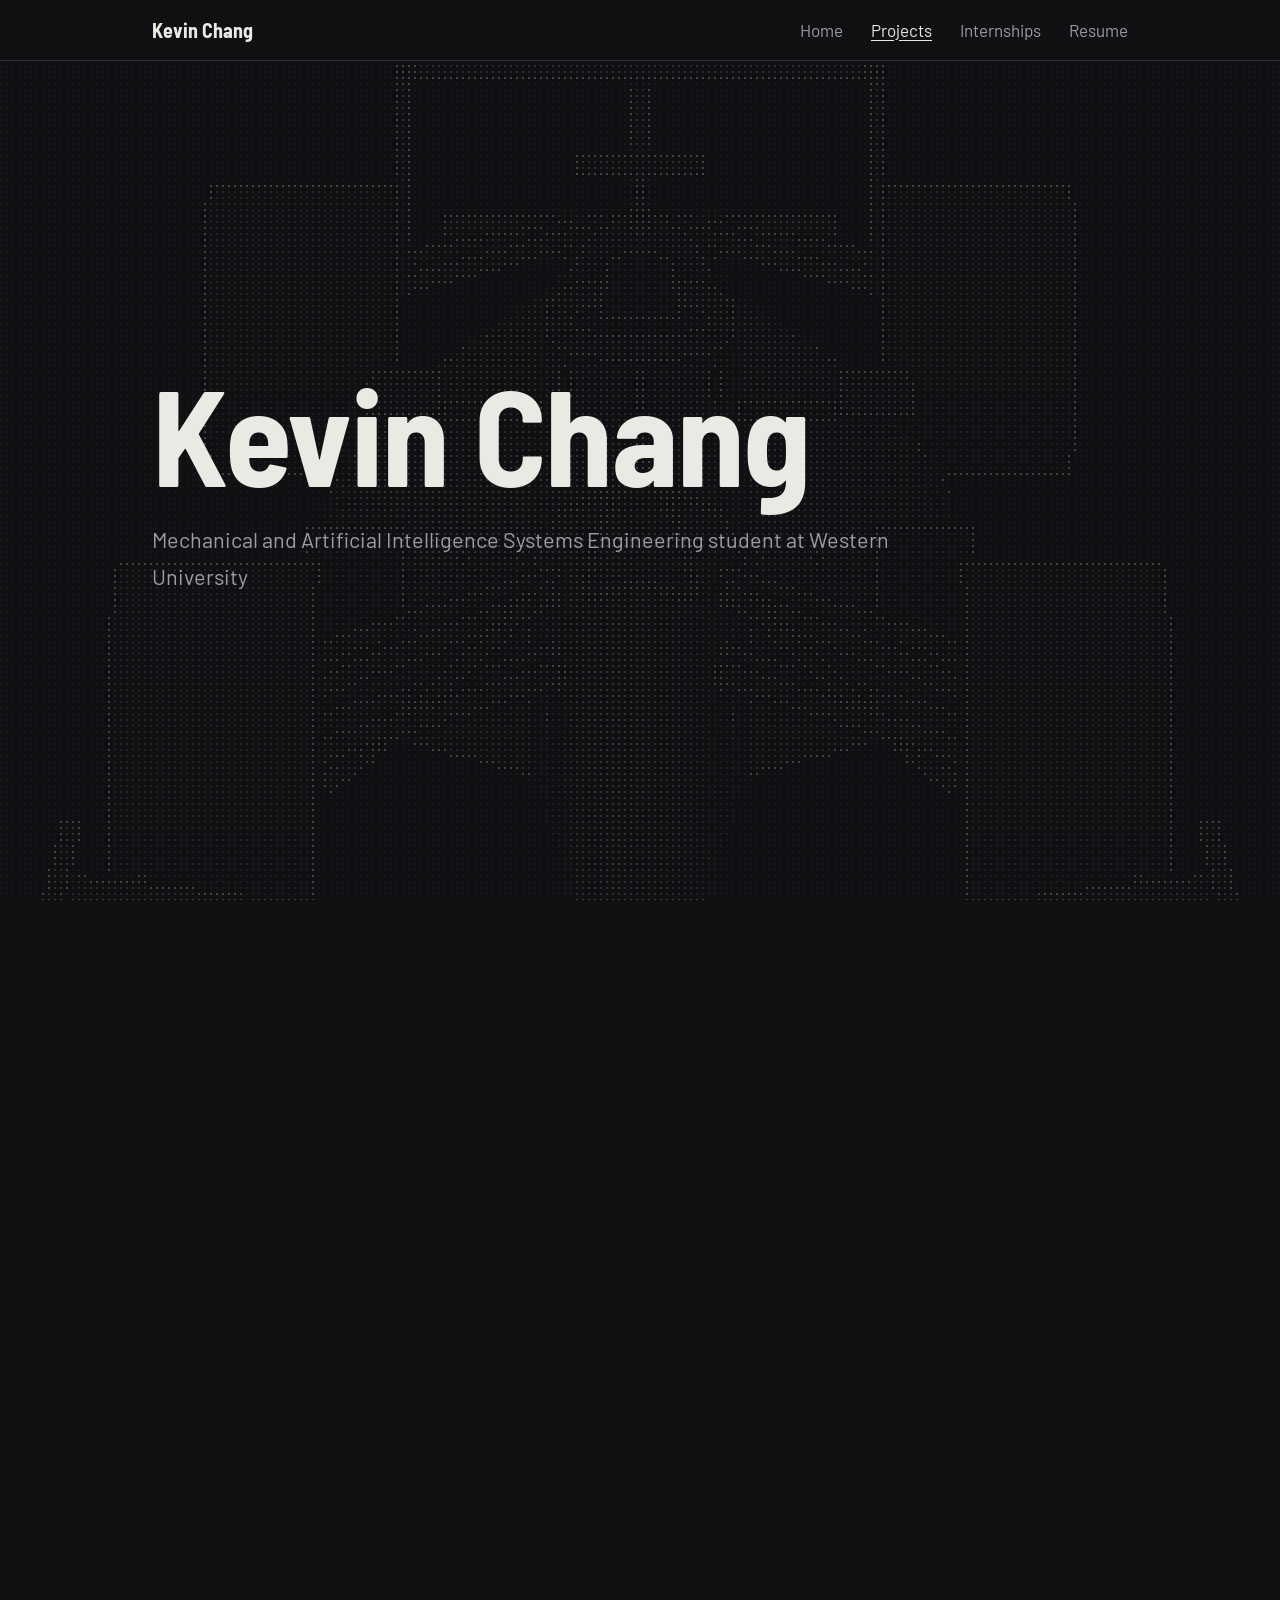
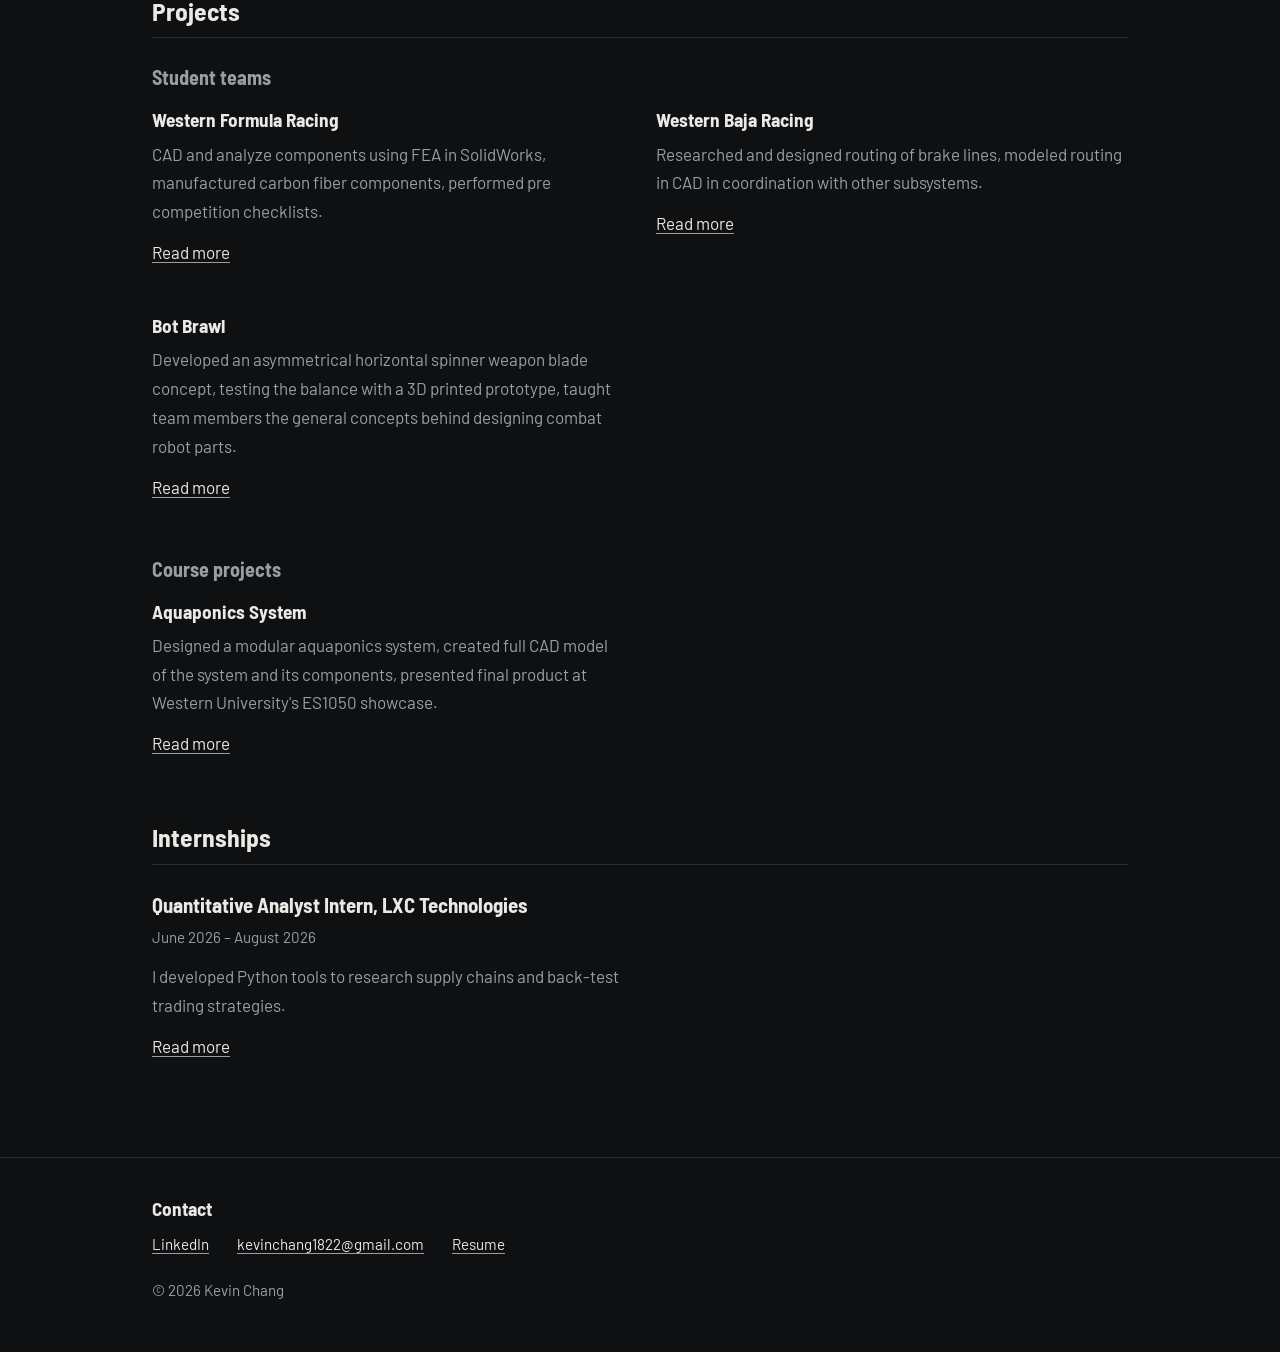
<file: index.html>
<!doctype html>
<html lang="en">
<head>
<meta charset="utf-8">
<meta name="viewport" content="width=device-width, initial-scale=1">
<title>Kevin Chang</title>
<meta name="description" content="Portfolio of Kevin Chang, engineering student at Western University.">
<meta name="color-scheme" content="dark">
<link rel="preconnect" href="https://fonts.googleapis.com">
<link rel="preconnect" href="https://fonts.gstatic.com" crossorigin>
<link href="https://fonts.googleapis.com/css2?family=Barlow+Semi+Condensed:wght@500;700&family=Barlow:wght@400;500&display=swap" rel="stylesheet">
<link rel="stylesheet" href="style.css">
</head>
<body data-page="home">
<a class="skip" href="#app">Skip to content</a>
<header class="site" id="site-header"></header>
<main id="app"></main>
<footer class="site"><div class="wrap" id="site-footer"></div></footer>
<script src="data.js"></script>
<script src="main.js"></script>
<script src="hero-car.js"></script>
</body>
</html>
</file>
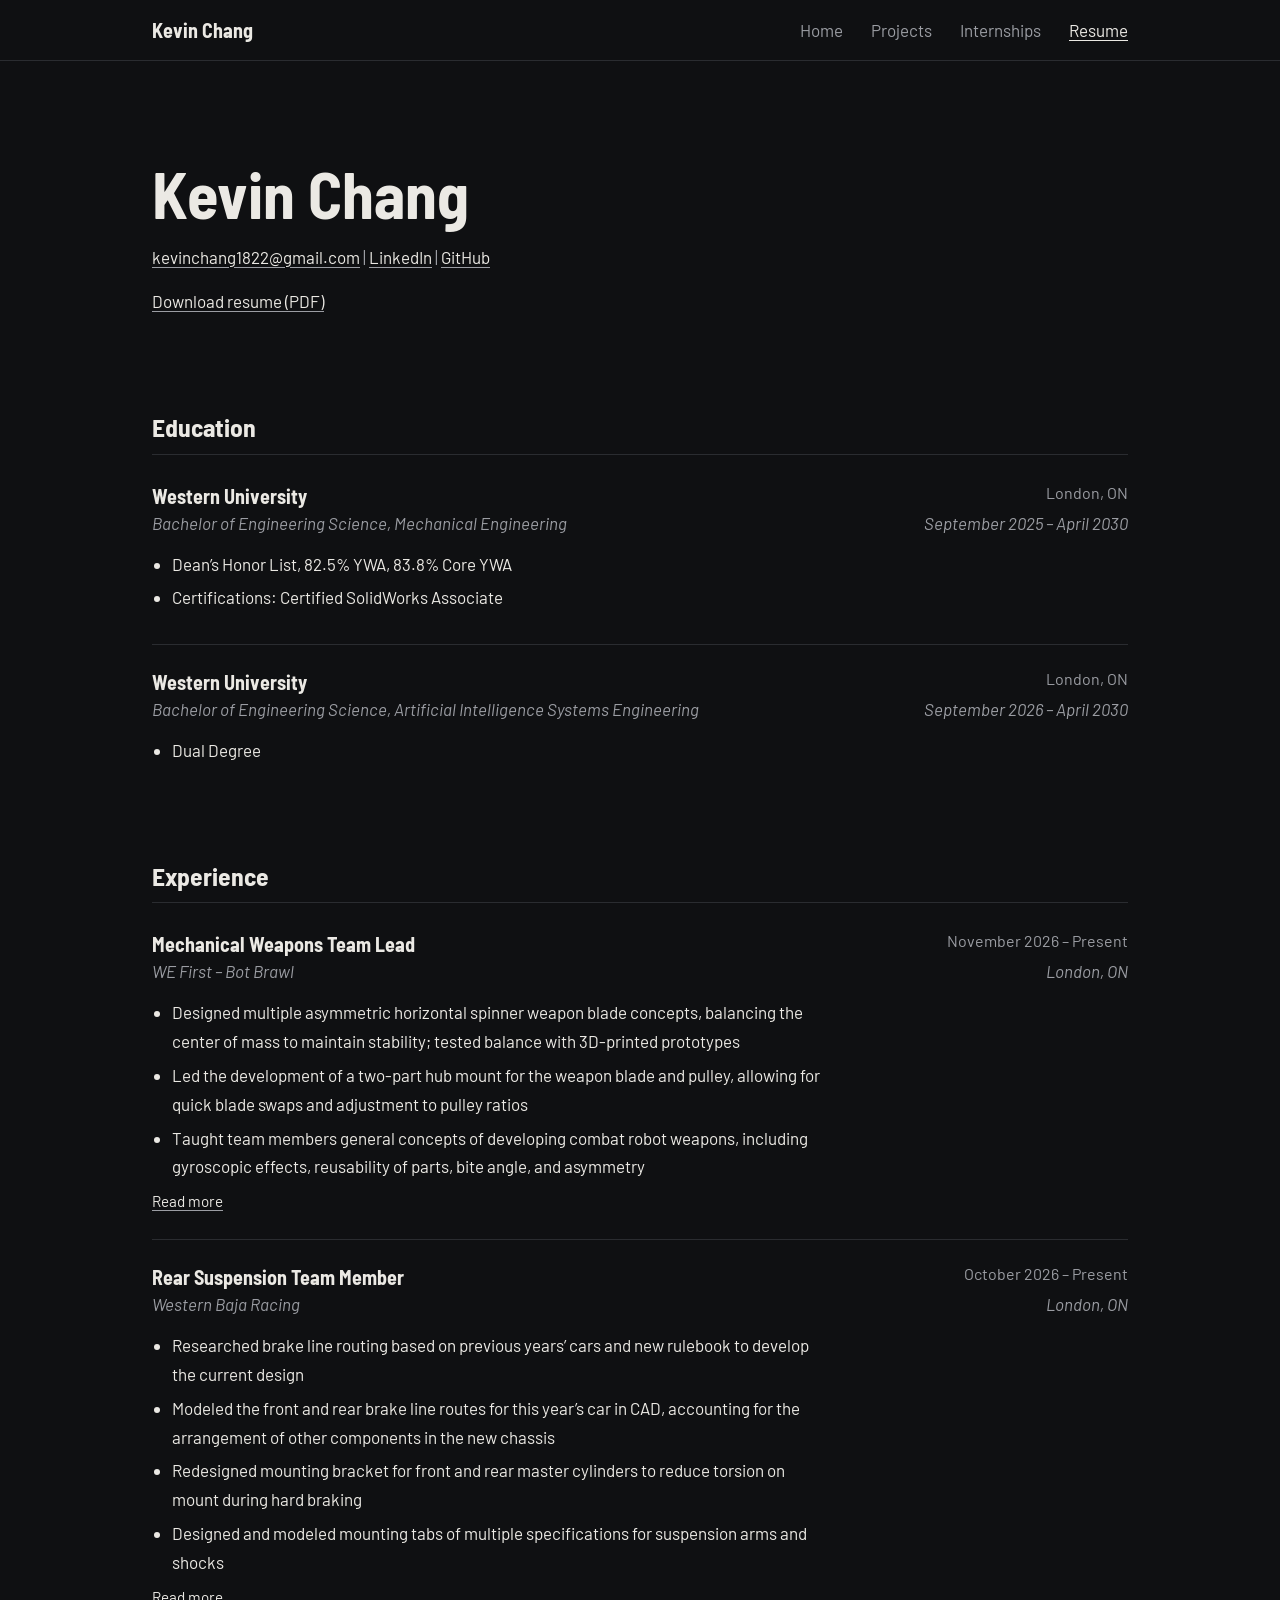
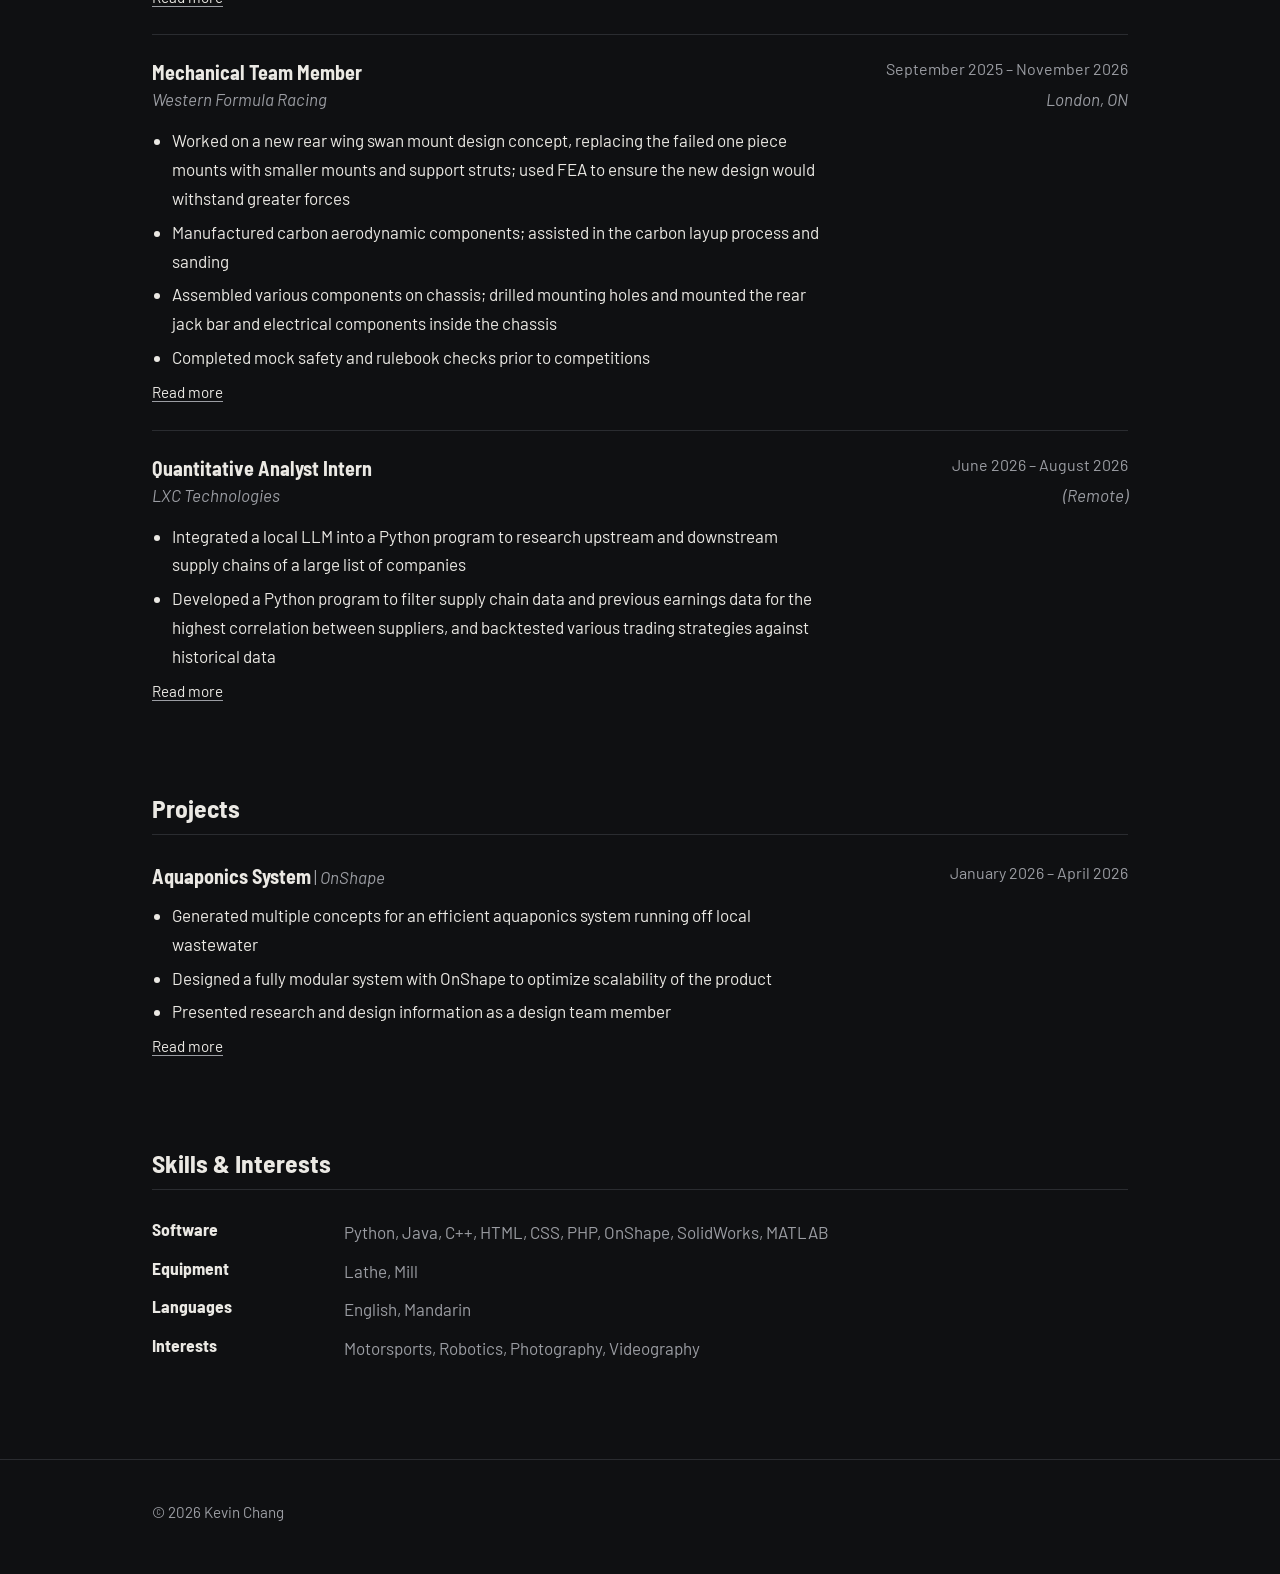
<file: about.html>
<!doctype html>
<html lang="en">
<head>
<meta charset="utf-8">
<title>Kevin Chang</title>
<meta http-equiv="refresh" content="0; url=resume.html">
<link rel="canonical" href="resume.html">
</head>
<body>
<p>This page has moved to <a href="resume.html">resume.html</a>.</p>
</body>
</html>
</file>
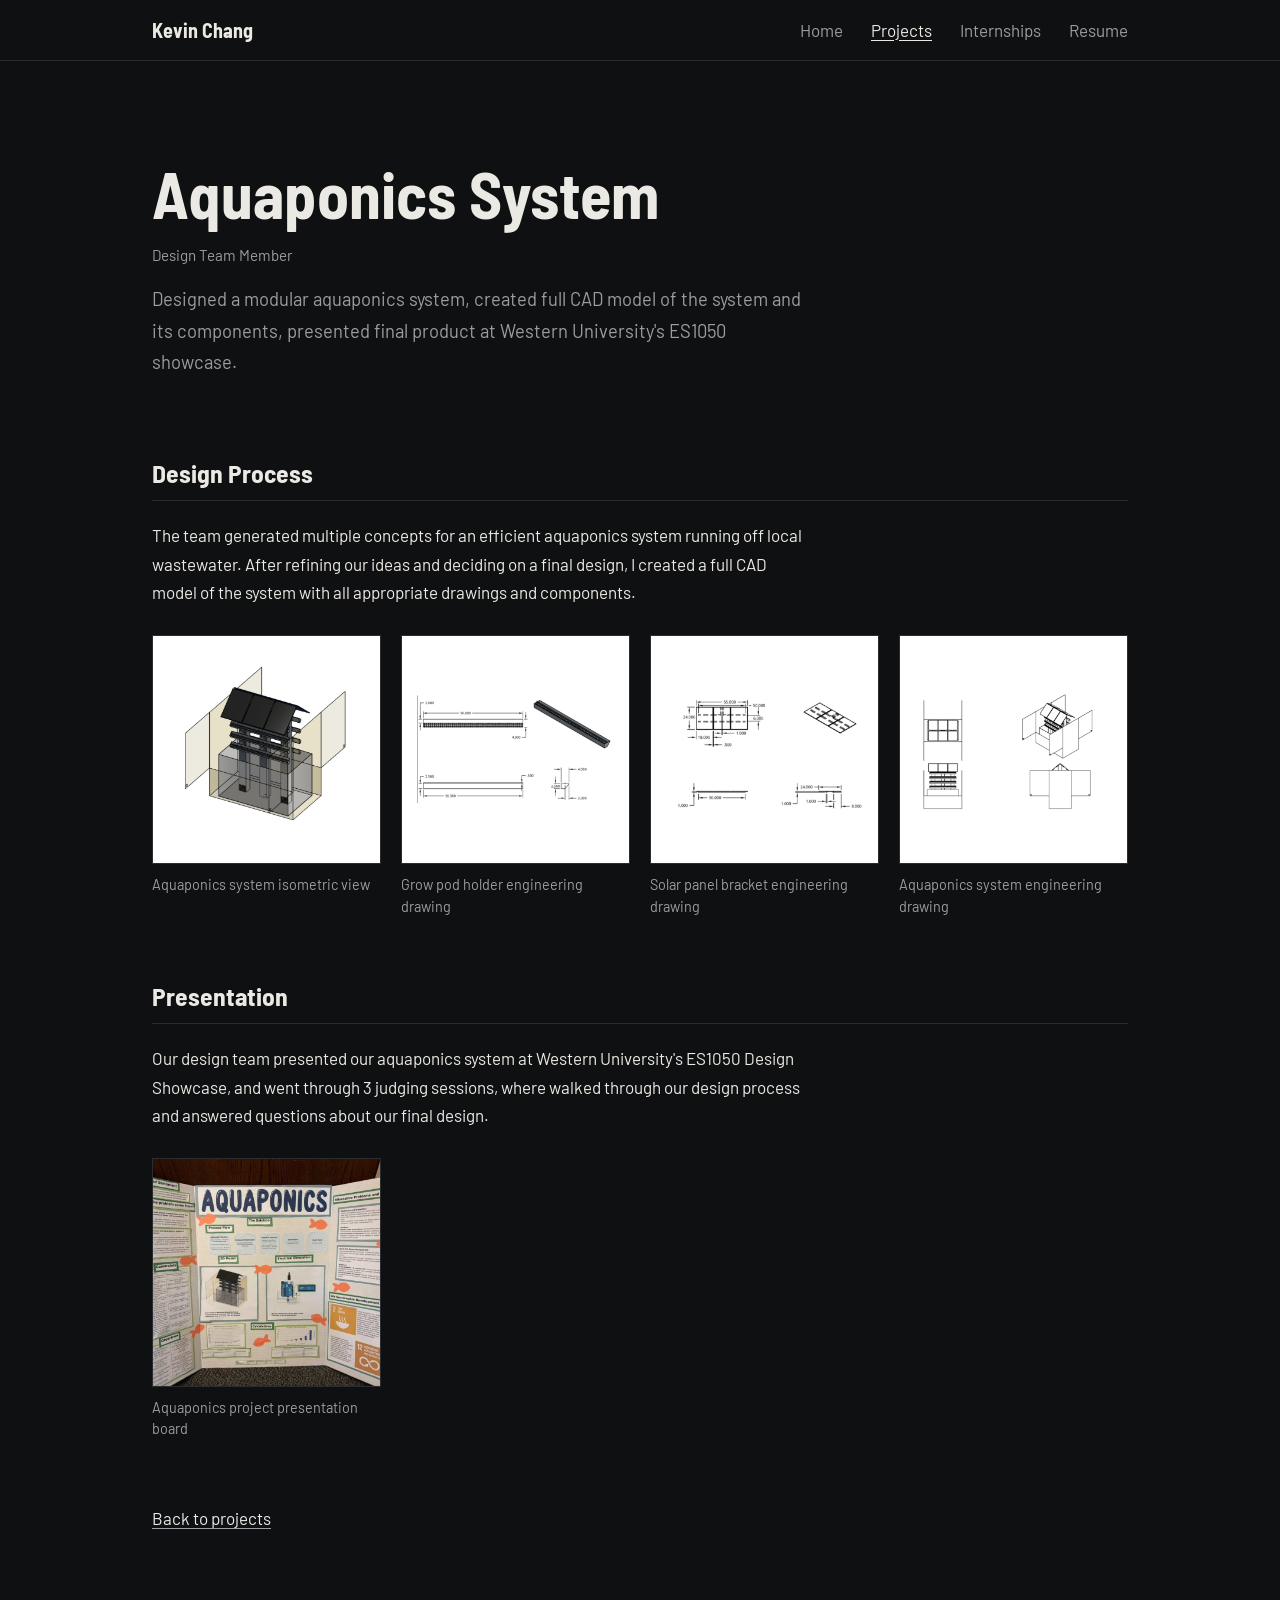
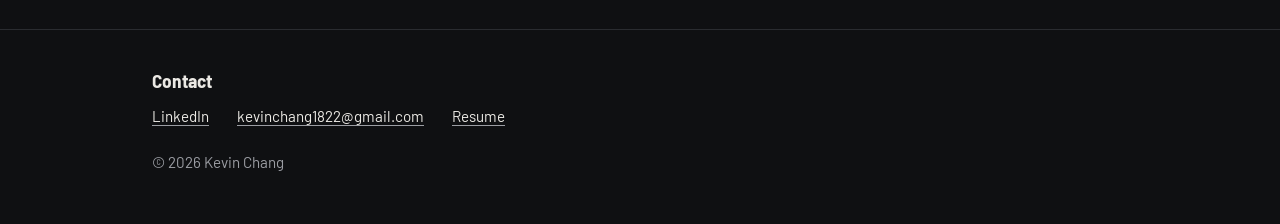
<file: aquaponics.html>
<!doctype html>
<html lang="en">
<head>
<meta charset="utf-8">
<meta name="viewport" content="width=device-width, initial-scale=1">
<title>Kevin Chang</title>
<meta name="description" content="Portfolio of Kevin Chang, engineering student at Western University.">
<meta name="color-scheme" content="dark">
<link rel="preconnect" href="https://fonts.googleapis.com">
<link rel="preconnect" href="https://fonts.gstatic.com" crossorigin>
<link href="https://fonts.googleapis.com/css2?family=Barlow+Semi+Condensed:wght@500;700&family=Barlow:wght@400;500&display=swap" rel="stylesheet">
<link rel="stylesheet" href="style.css">
</head>
<body data-page="aquaponics">
<a class="skip" href="#app">Skip to content</a>
<header class="site" id="site-header"></header>
<main id="app"></main>
<footer class="site"><div class="wrap" id="site-footer"></div></footer>
<script src="data.js"></script>
<script src="main.js"></script>
</body>
</html>
</file>
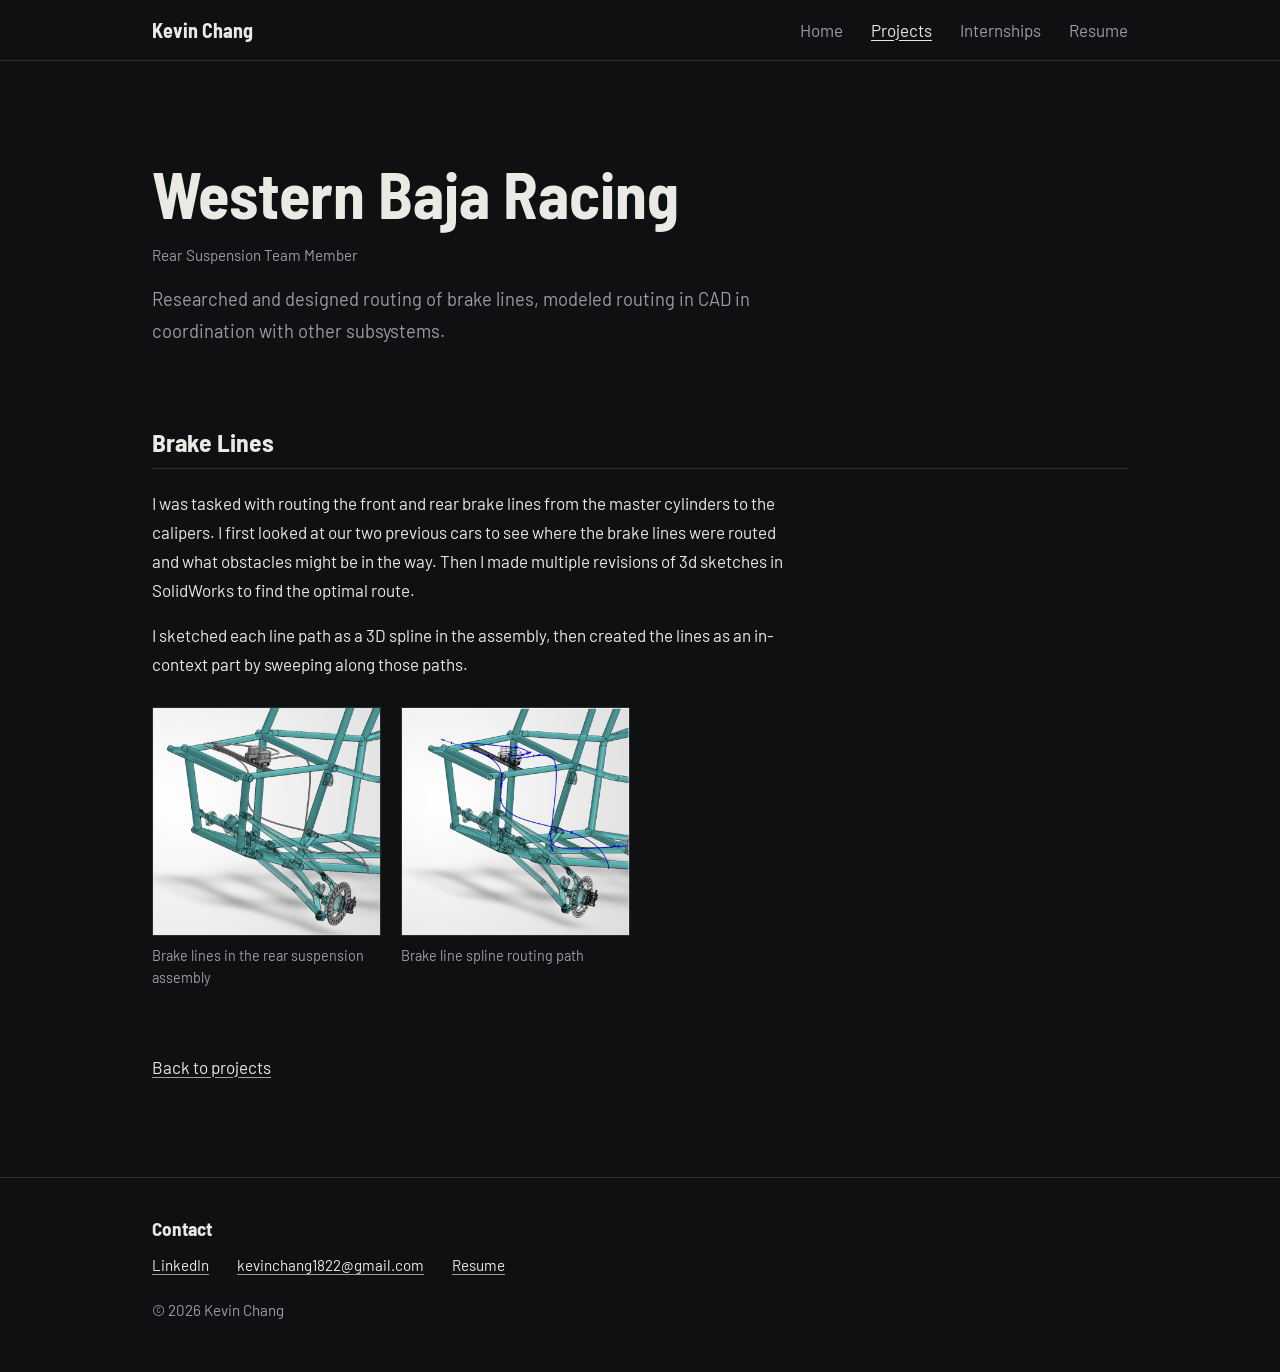
<file: baja.html>
<!doctype html>
<html lang="en">
<head>
<meta charset="utf-8">
<meta name="viewport" content="width=device-width, initial-scale=1">
<title>Kevin Chang</title>
<meta name="description" content="Portfolio of Kevin Chang, engineering student at Western University.">
<meta name="color-scheme" content="dark">
<link rel="preconnect" href="https://fonts.googleapis.com">
<link rel="preconnect" href="https://fonts.gstatic.com" crossorigin>
<link href="https://fonts.googleapis.com/css2?family=Barlow+Semi+Condensed:wght@500;700&family=Barlow:wght@400;500&display=swap" rel="stylesheet">
<link rel="stylesheet" href="style.css">
</head>
<body data-page="baja">
<a class="skip" href="#app">Skip to content</a>
<header class="site" id="site-header"></header>
<main id="app"></main>
<footer class="site"><div class="wrap" id="site-footer"></div></footer>
<script src="data.js"></script>
<script src="main.js"></script>
</body>
</html>
</file>
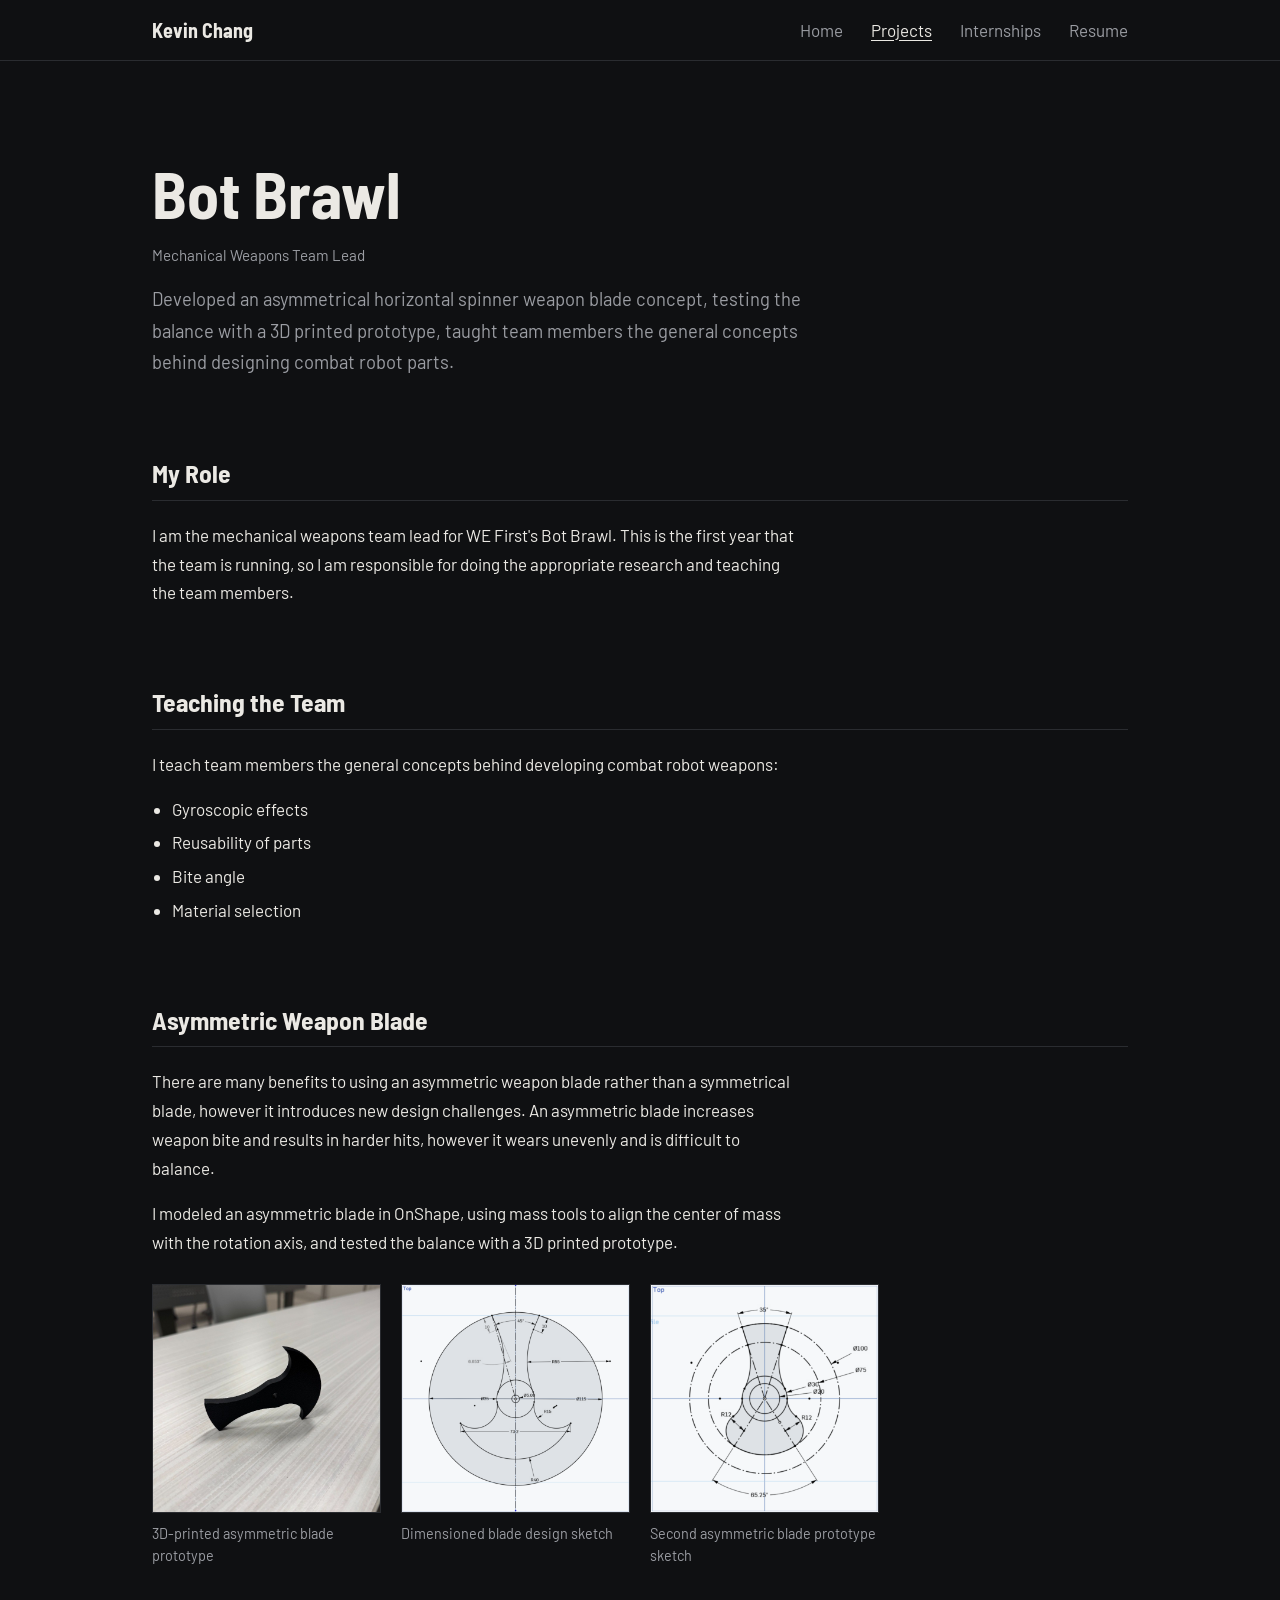
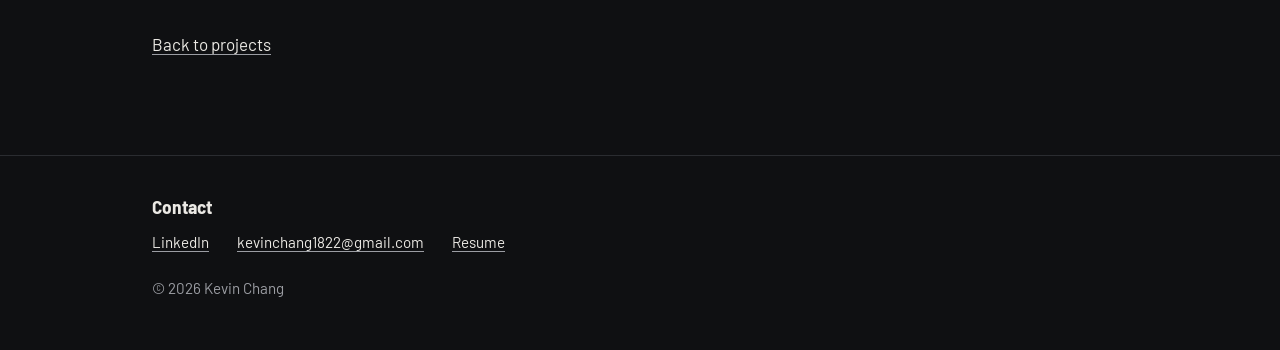
<file: botbrawl.html>
<!doctype html>
<html lang="en">
<head>
<meta charset="utf-8">
<meta name="viewport" content="width=device-width, initial-scale=1">
<title>Kevin Chang</title>
<meta name="description" content="Portfolio of Kevin Chang, engineering student at Western University.">
<meta name="color-scheme" content="dark">
<link rel="preconnect" href="https://fonts.googleapis.com">
<link rel="preconnect" href="https://fonts.gstatic.com" crossorigin>
<link href="https://fonts.googleapis.com/css2?family=Barlow+Semi+Condensed:wght@500;700&family=Barlow:wght@400;500&display=swap" rel="stylesheet">
<link rel="stylesheet" href="style.css">
</head>
<body data-page="botbrawl">
<a class="skip" href="#app">Skip to content</a>
<header class="site" id="site-header"></header>
<main id="app"></main>
<footer class="site"><div class="wrap" id="site-footer"></div></footer>
<script src="data.js"></script>
<script src="main.js"></script>
</body>
</html>
</file>
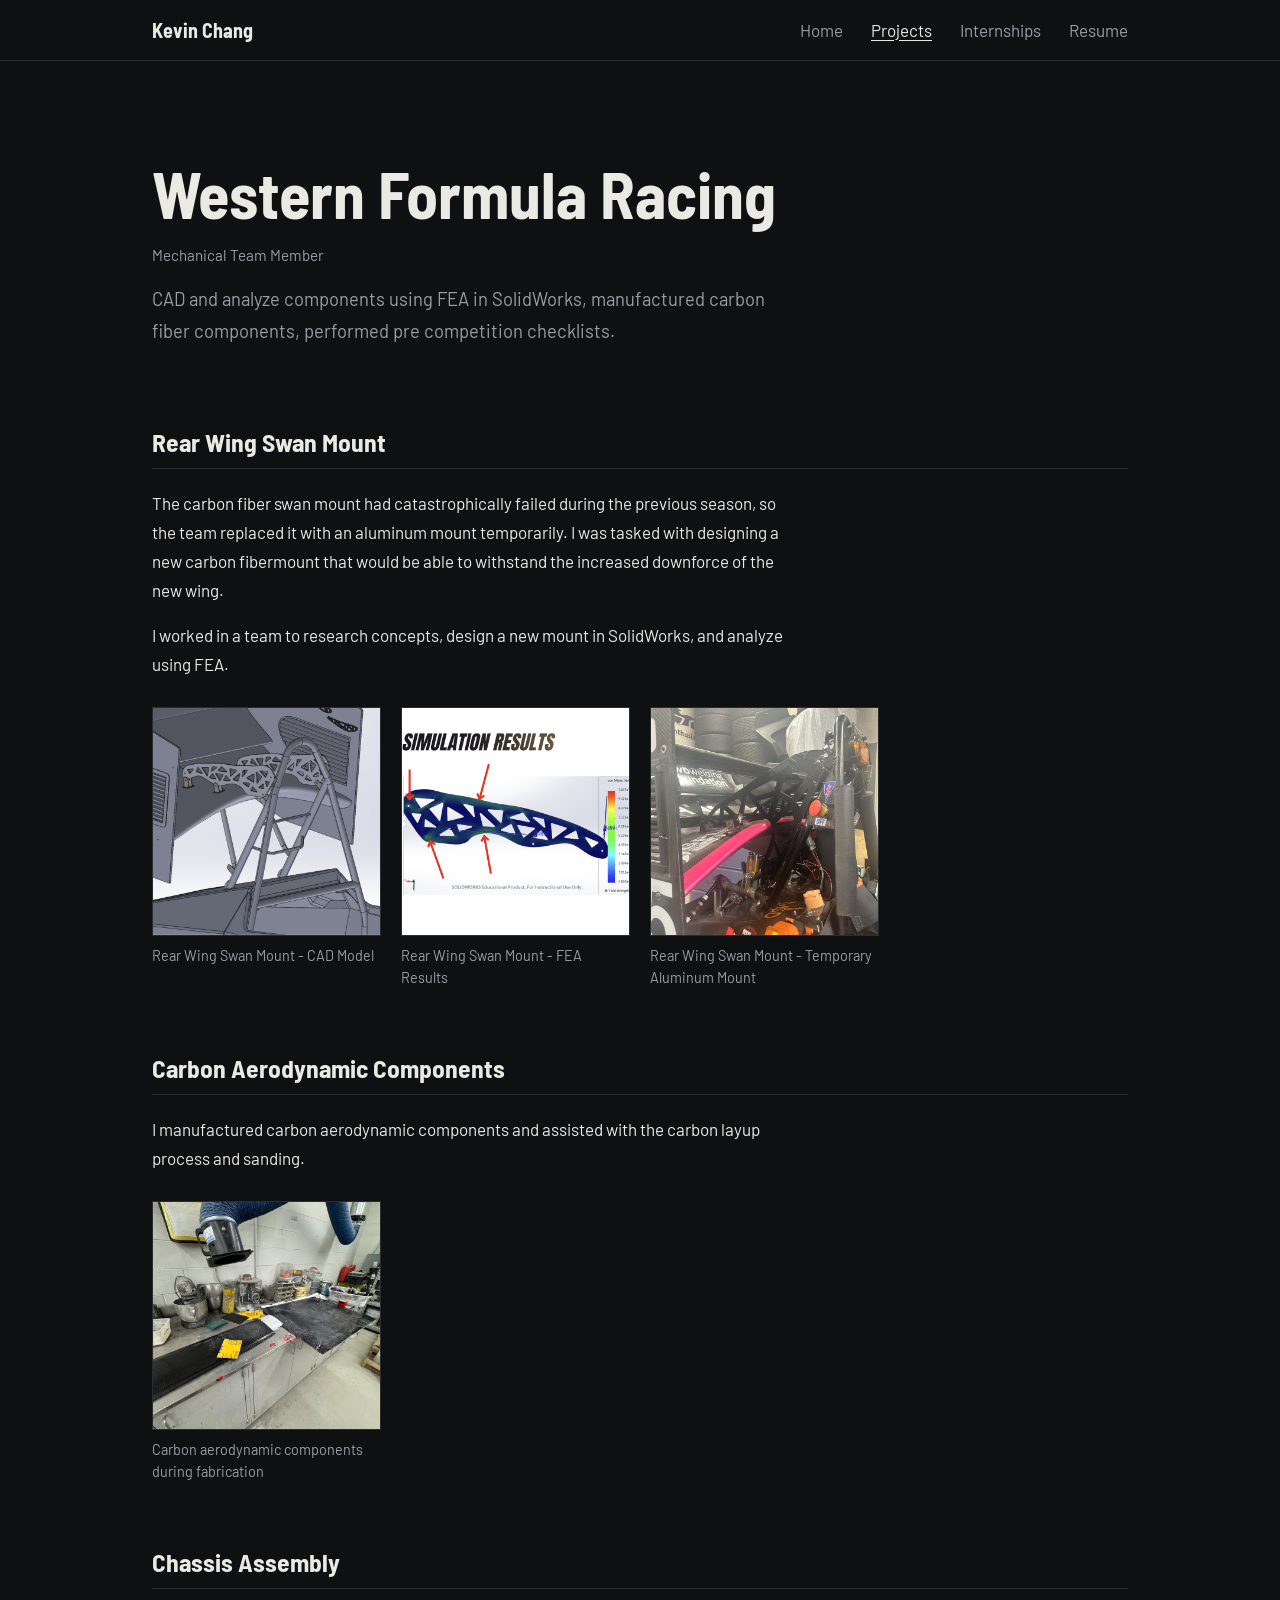
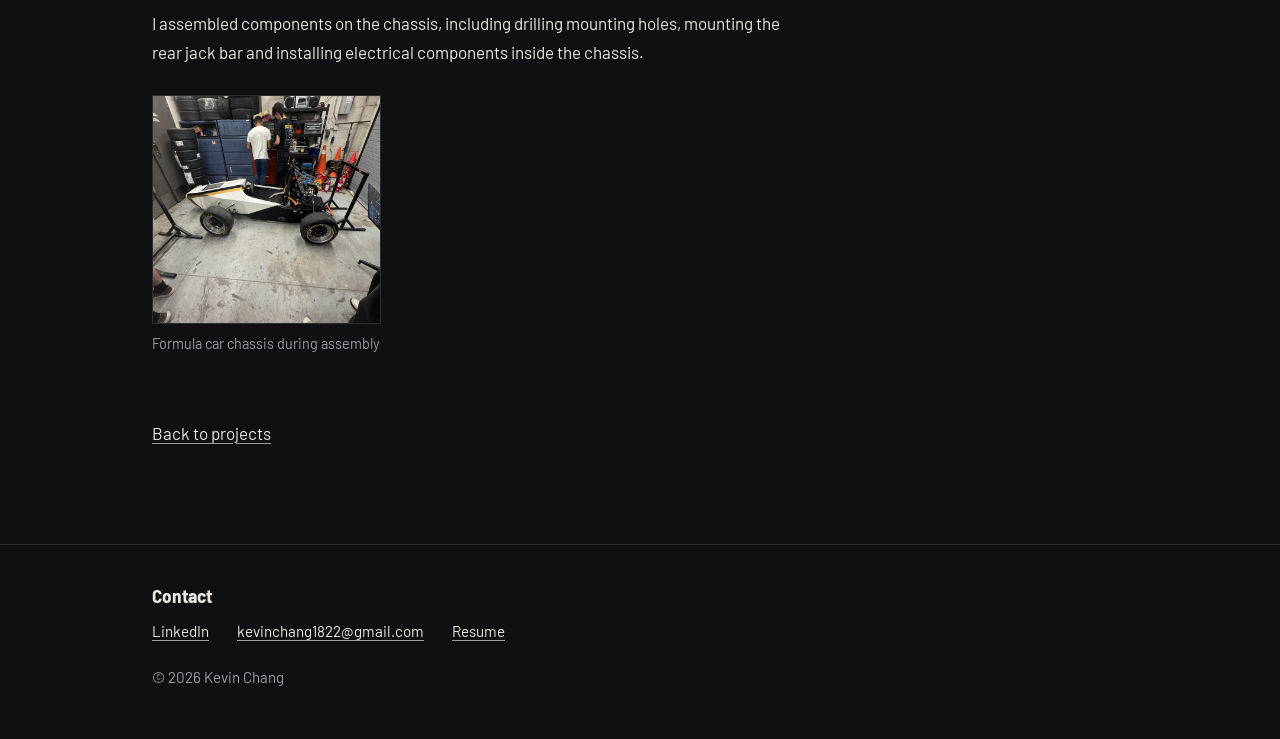
<file: formula.html>
<!doctype html>
<html lang="en">
<head>
<meta charset="utf-8">
<meta name="viewport" content="width=device-width, initial-scale=1">
<title>Kevin Chang</title>
<meta name="description" content="Portfolio of Kevin Chang, engineering student at Western University.">
<meta name="color-scheme" content="dark">
<link rel="preconnect" href="https://fonts.googleapis.com">
<link rel="preconnect" href="https://fonts.gstatic.com" crossorigin>
<link href="https://fonts.googleapis.com/css2?family=Barlow+Semi+Condensed:wght@500;700&family=Barlow:wght@400;500&display=swap" rel="stylesheet">
<link rel="stylesheet" href="style.css">
</head>
<body data-page="formula">
<a class="skip" href="#app">Skip to content</a>
<header class="site" id="site-header"></header>
<main id="app"></main>
<footer class="site"><div class="wrap" id="site-footer"></div></footer>
<script src="data.js"></script>
<script src="main.js"></script>
</body>
</html>
</file>
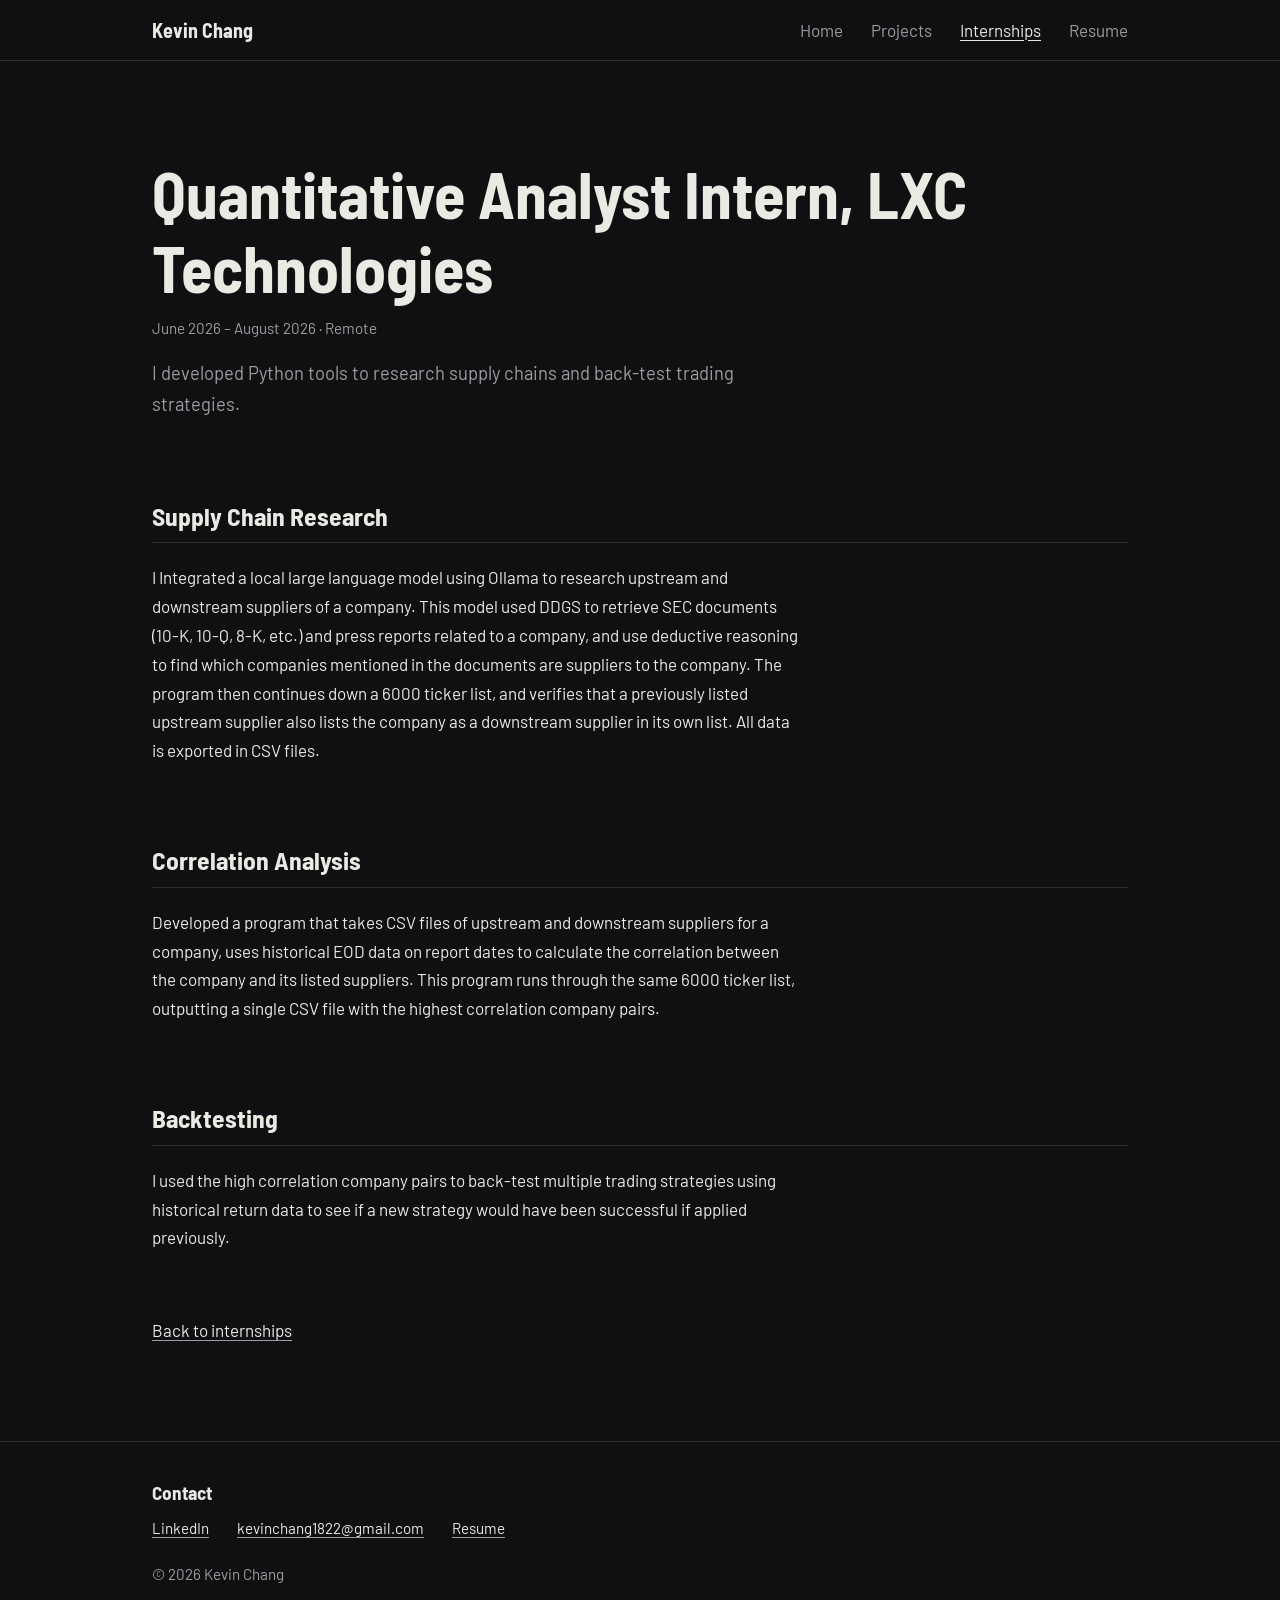
<file: internship.html>
<!doctype html>
<html lang="en">
<head>
<meta charset="utf-8">
<meta name="viewport" content="width=device-width, initial-scale=1">
<title>Kevin Chang</title>
<meta name="description" content="Portfolio of Kevin Chang, engineering student at Western University.">
<meta name="color-scheme" content="dark">
<link rel="preconnect" href="https://fonts.googleapis.com">
<link rel="preconnect" href="https://fonts.gstatic.com" crossorigin>
<link href="https://fonts.googleapis.com/css2?family=Barlow+Semi+Condensed:wght@500;700&family=Barlow:wght@400;500&display=swap" rel="stylesheet">
<link rel="stylesheet" href="style.css">
</head>
<body data-page="internship">
<a class="skip" href="#app">Skip to content</a>
<header class="site" id="site-header"></header>
<main id="app"></main>
<footer class="site"><div class="wrap" id="site-footer"></div></footer>
<script src="data.js"></script>
<script src="main.js"></script>
</body>
</html>
</file>
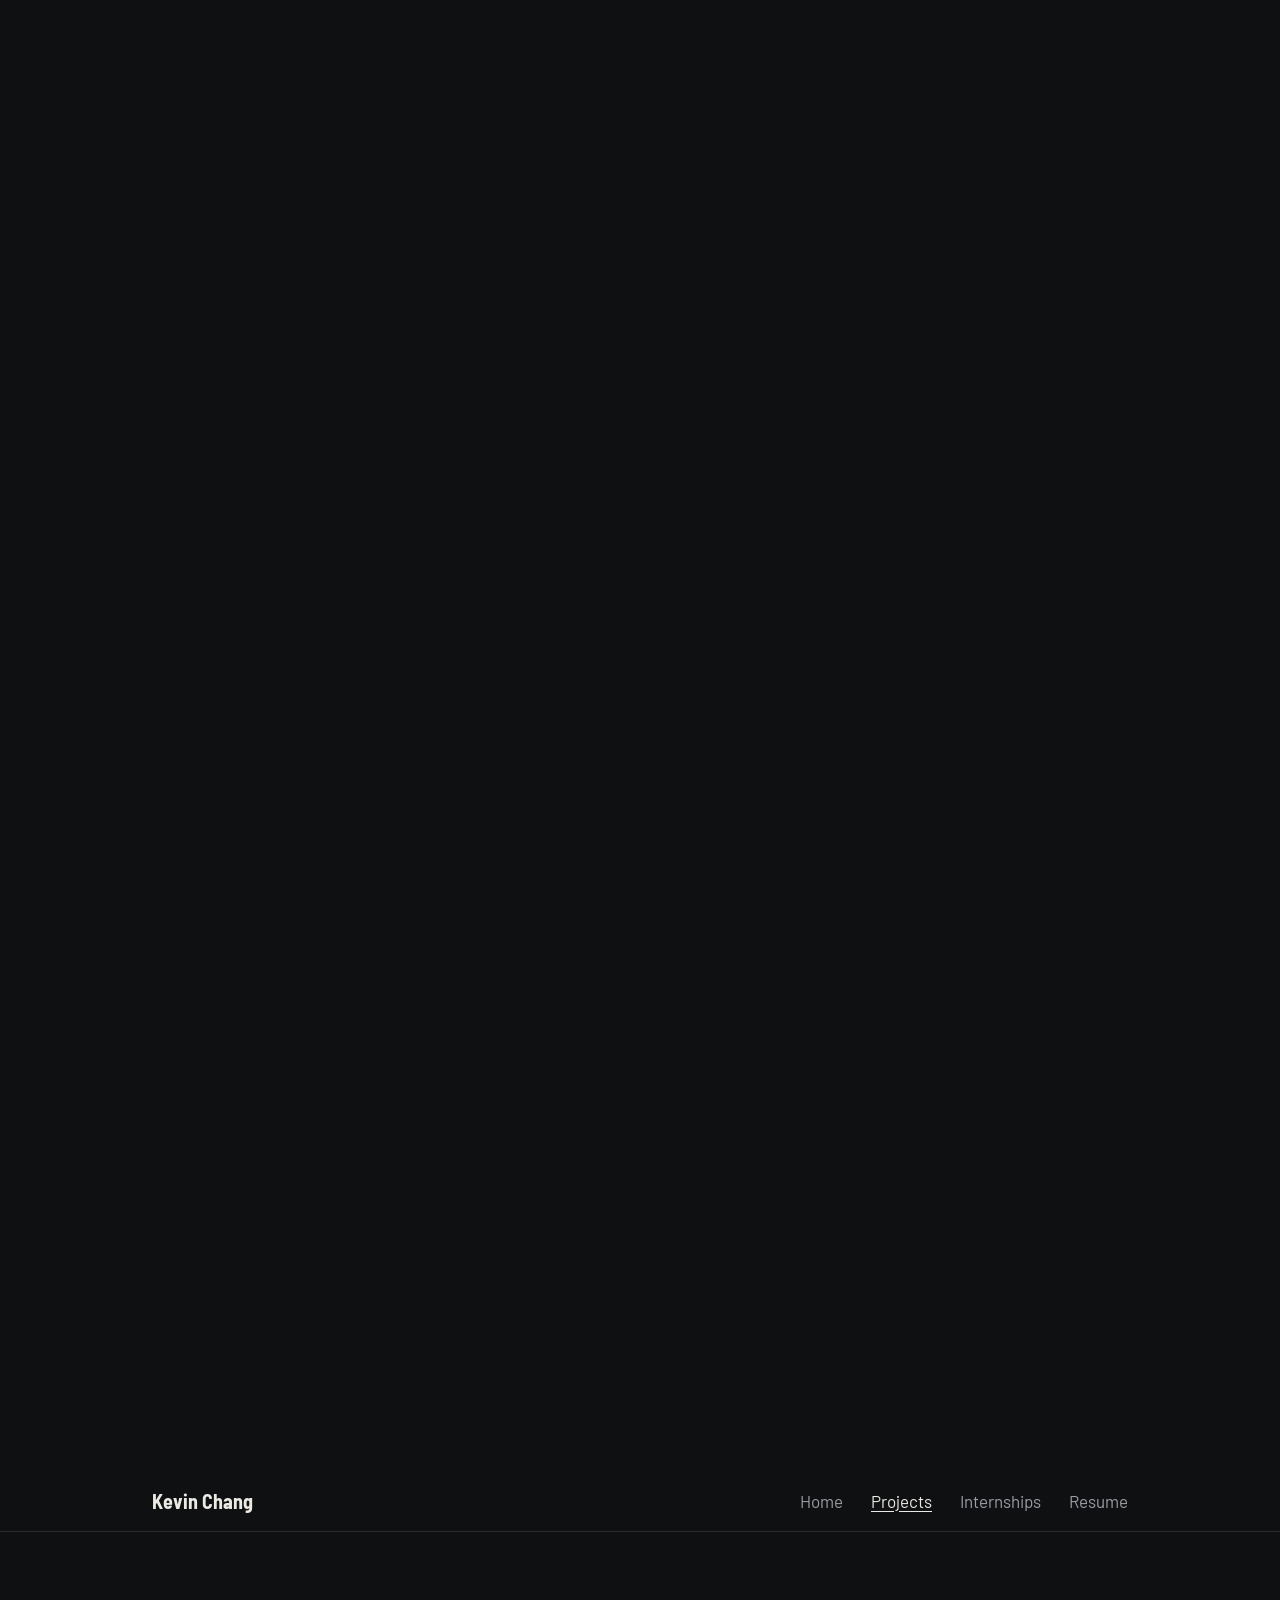
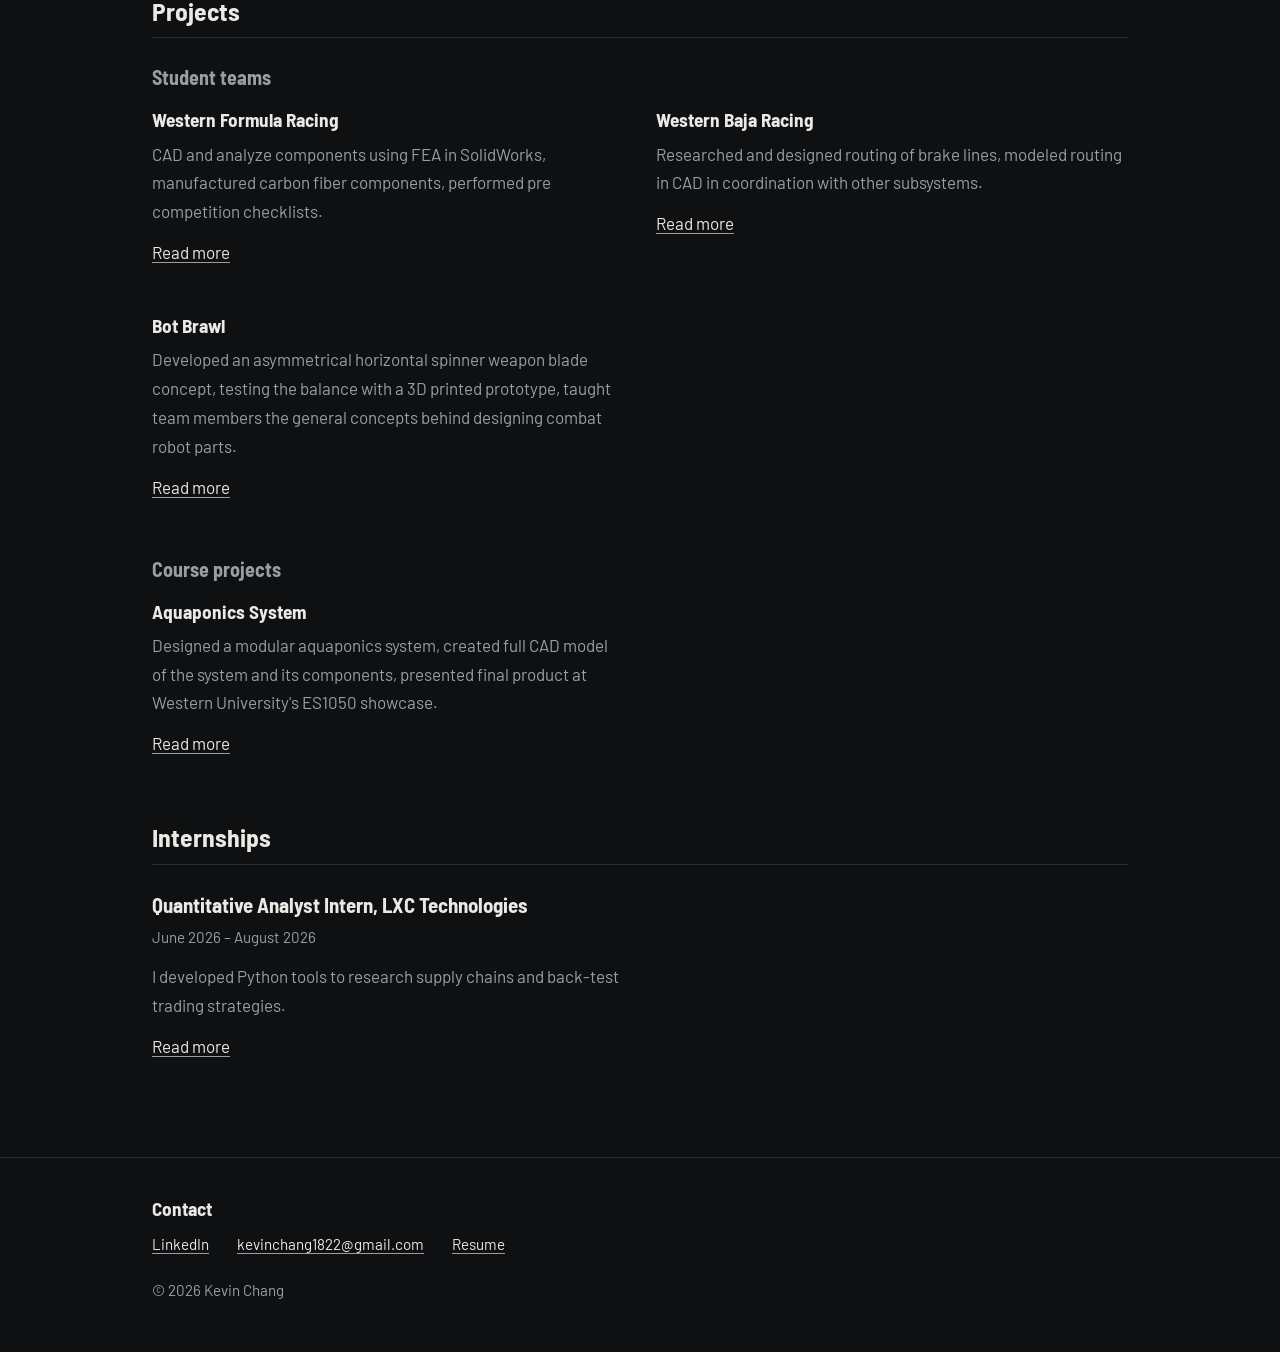
<file: projects.html>
<!doctype html>
<html lang="en">
<head>
<meta charset="utf-8">
<title>Kevin Chang</title>
<meta http-equiv="refresh" content="0; url=index.html#projects">
<link rel="canonical" href="index.html#projects">
</head>
<body>
<p>Projects are now on the <a href="index.html#projects">home page</a>.</p>
</body>
</html>
</file>
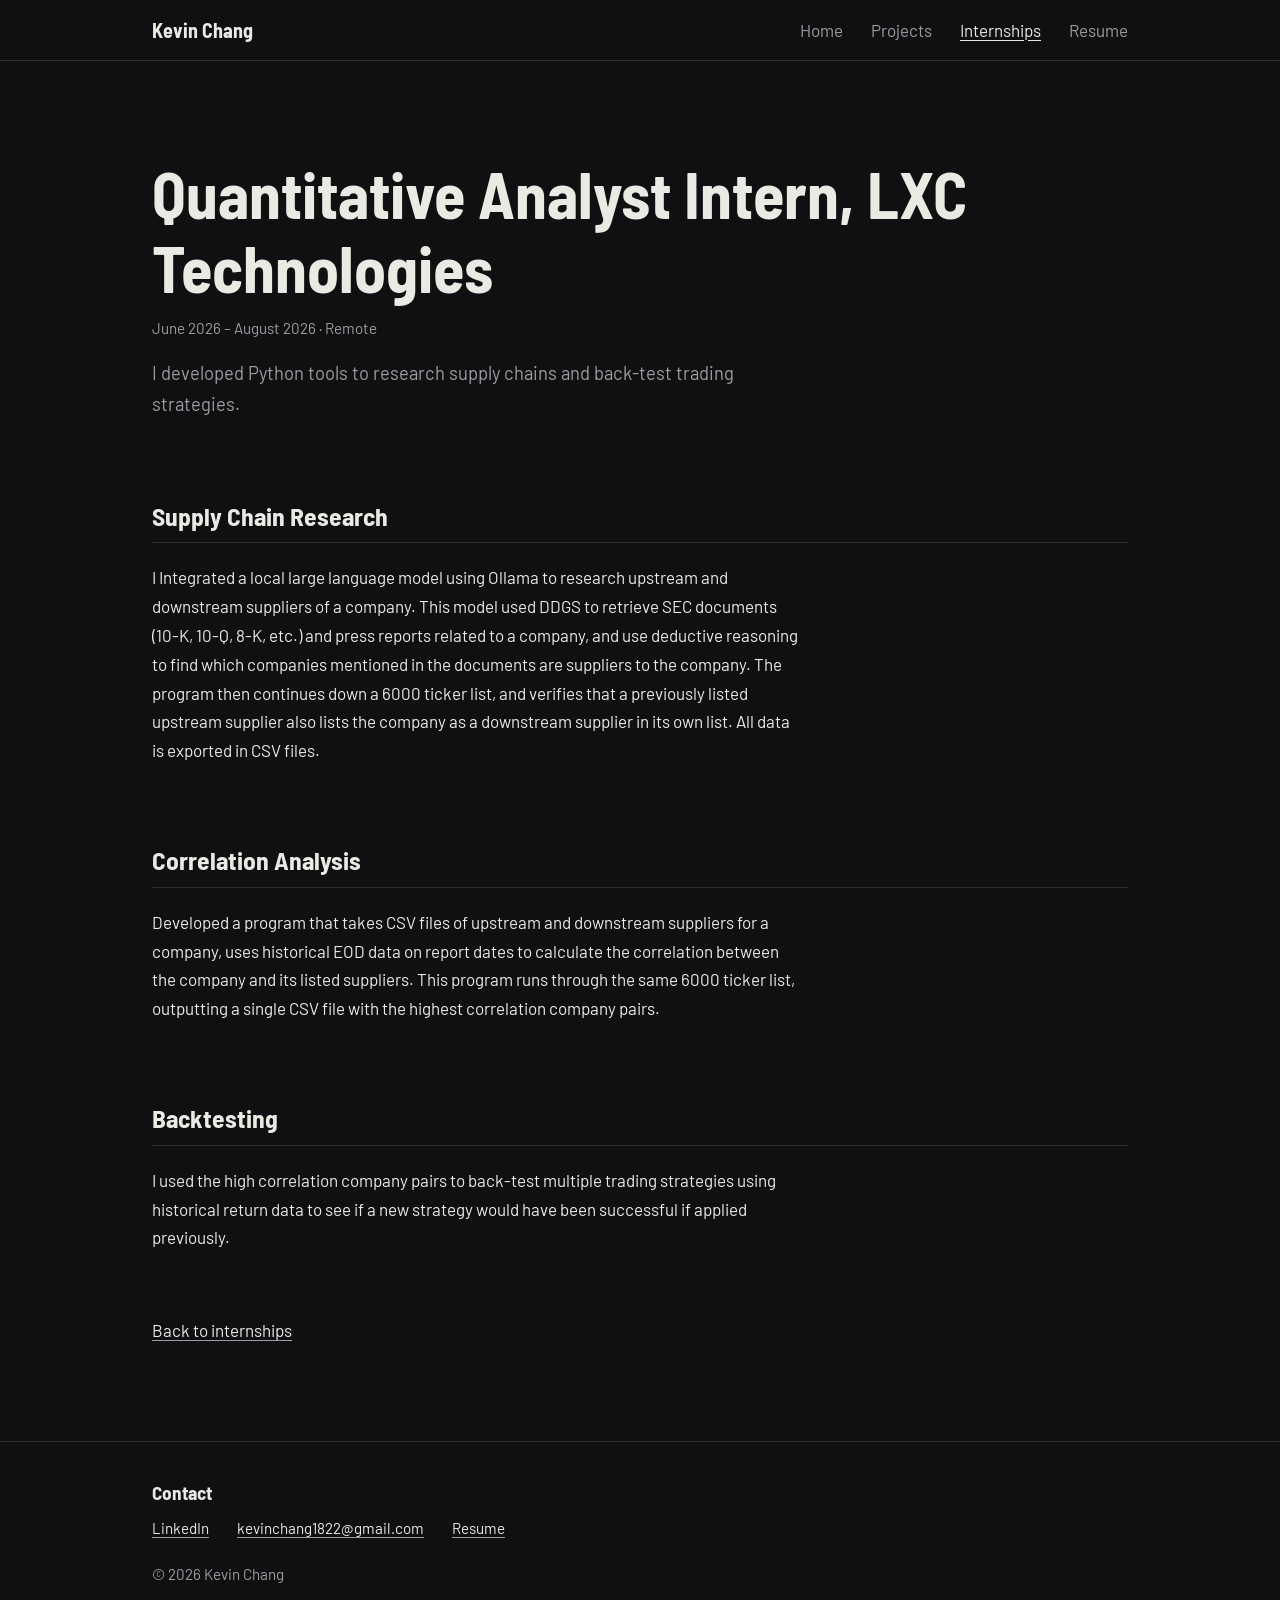
<file: quant-research.html>
<!doctype html>
<html lang="en">
<head>
<meta charset="utf-8">
<title>Kevin Chang</title>
<meta http-equiv="refresh" content="0; url=internship.html">
<link rel="canonical" href="internship.html">
</head>
<body>
<p>This page has moved to <a href="internship.html">internship.html</a>.</p>
</body>
</html>
</file>
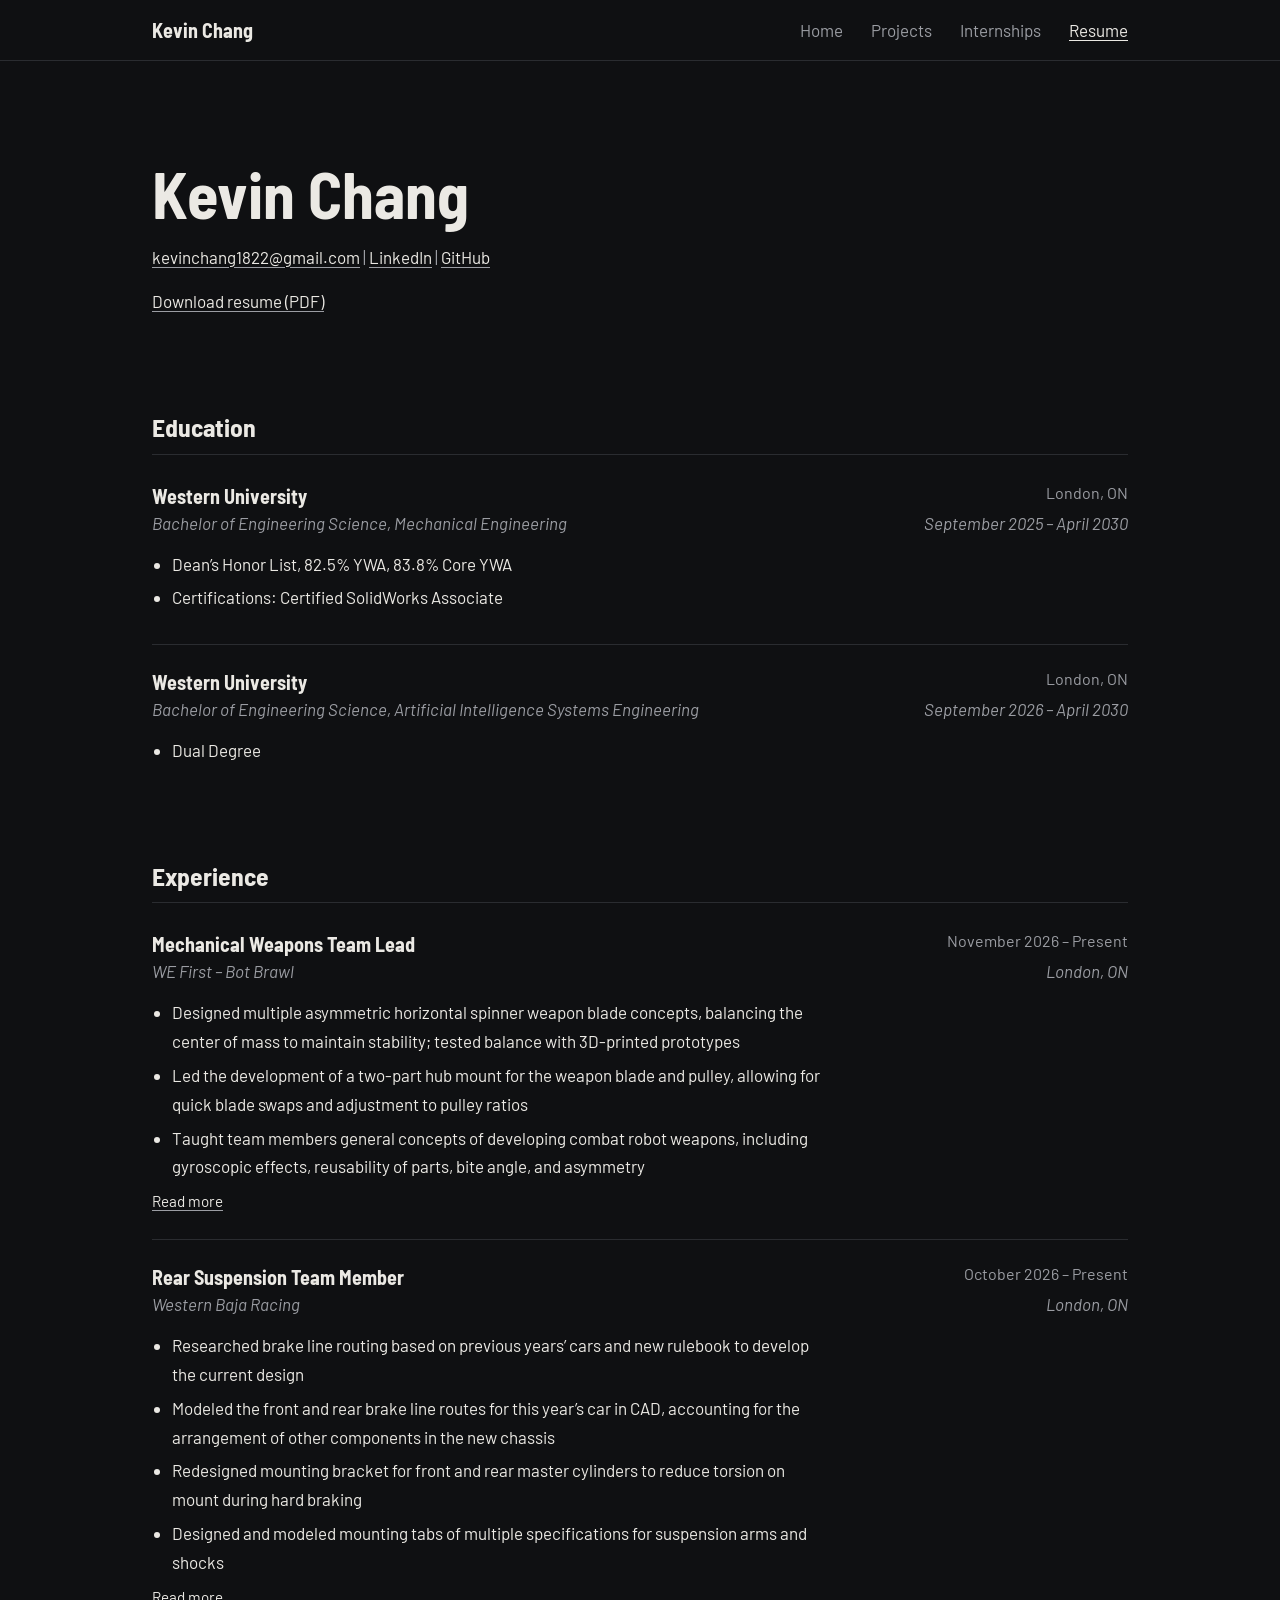
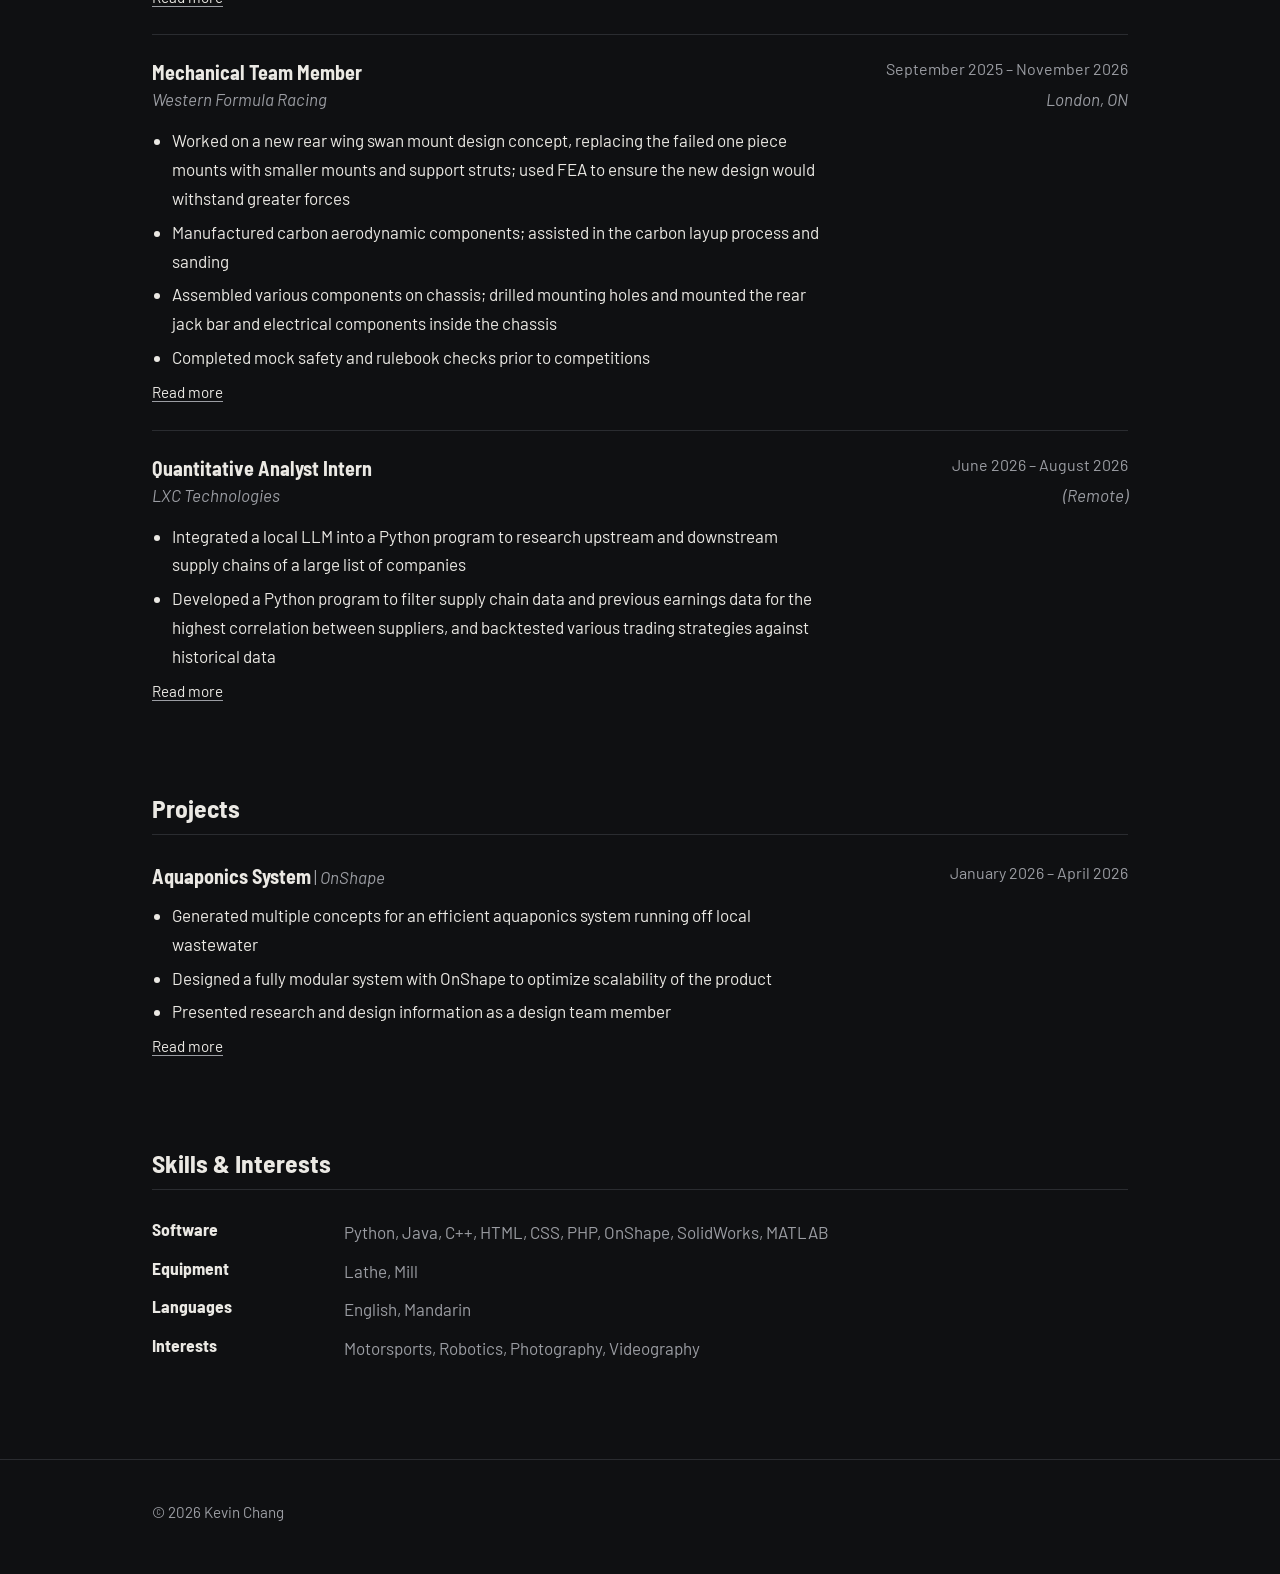
<file: resume.html>
<!doctype html>
<html lang="en">
<head>
<meta charset="utf-8">
<meta name="viewport" content="width=device-width, initial-scale=1">
<title>Kevin Chang</title>
<meta name="description" content="Portfolio of Kevin Chang, engineering student at Western University.">
<meta name="color-scheme" content="dark">
<link rel="preconnect" href="https://fonts.googleapis.com">
<link rel="preconnect" href="https://fonts.gstatic.com" crossorigin>
<link href="https://fonts.googleapis.com/css2?family=Barlow+Semi+Condensed:wght@500;700&family=Barlow:wght@400;500&display=swap" rel="stylesheet">
<link rel="stylesheet" href="style.css">
</head>
<body data-page="resume">
<a class="skip" href="#app">Skip to content</a>
<header class="site" id="site-header"></header>
<main id="app"></main>
<footer class="site"><div class="wrap" id="site-footer"></div></footer>
<script src="data.js"></script>
<script src="main.js"></script>
</body>
</html>
</file>
<file: style.css>
/* ---------- Tokens ---------- */
:root{
  --bg:#0f1012;
  --surface:#15161a;
  --line:#2a2c30;
  --text:#ebe9e4;
  --muted:#9b9da3;
  --ph:#3a3c40;
  --measure:65ch;
  --col:64rem;
  --gutter:1.5rem;
  --fast:120ms;
  color-scheme:dark;
}

/* ---------- Base ---------- */
*{box-sizing:border-box}
/* The page never stretches sideways; pulling down at the top (bounce, pull-to-refresh) still works. */
html,body{overscroll-behavior-x:none}
body{overflow-x:clip}
html{-webkit-text-size-adjust:100%;background:var(--bg)}
body{margin:0;background:var(--bg);color:var(--text);font:400 1.0625rem/1.7 "Barlow",system-ui,sans-serif}
h1,h2,h3,h4{font-family:"Barlow Semi Condensed","Arial Narrow",sans-serif;font-weight:700;line-height:1.15;margin:0;color:var(--text)}
p{margin:0 0 1rem}
p,li{max-width:var(--measure)}
a{color:var(--text);text-decoration:underline;text-decoration-color:var(--muted);text-decoration-thickness:1px;text-underline-offset:.2em;transition:color var(--fast),text-decoration-color var(--fast)}
a:hover{text-decoration-color:var(--text)}
a:focus-visible,button:focus-visible{outline:2px solid var(--text);outline-offset:3px}
.skip{position:absolute;left:-999px}
.skip:focus{left:var(--gutter);top:1rem;background:var(--bg);border:1px solid var(--line);padding:.5rem 1rem;z-index:20}
.visually-hidden{position:absolute;width:1px;height:1px;overflow:hidden;clip:rect(0 0 0 0);white-space:nowrap}
.wrap{max-width:var(--col);margin:0 auto;padding:0 var(--gutter)}
ul{padding-left:1.25rem;margin:0 0 1rem}
li+li{margin-top:.3rem}

/* ---------- Header and navigation ---------- */
header.site{position:sticky;top:0;z-index:10;background:var(--bg);border-bottom:1px solid var(--line)}
/* A tall strip of background above the header: when the page is pulled down past the top,
   the header looks stretched upward and only the plain background shows, never the dots. */
header.site::before{content:"";position:absolute;left:0;right:0;bottom:100%;height:100vh;background:var(--bg);pointer-events:none}
header.site .wrap{display:flex;flex-wrap:wrap;align-items:center;justify-content:space-between;gap:.5rem 2rem;min-height:3.75rem}
.brand{font:700 1.25rem "Barlow Semi Condensed",sans-serif;color:var(--text);text-decoration:none}
.menu-toggle{display:none;font:500 1rem "Barlow",sans-serif;color:var(--text);background:var(--bg);border:1px solid var(--line);border-radius:0;padding:.35rem .9rem;cursor:pointer;transition:border-color var(--fast)}
.menu-toggle:hover{border-color:var(--muted)}
nav ul{list-style:none;margin:0;padding:0}
nav li+li{margin-top:0}
.menu{display:flex;flex-wrap:wrap;gap:.25rem 1.75rem}
nav a{display:block;padding:.25rem 0;color:var(--muted);text-decoration:none;transition:color var(--fast)}
nav a:hover{color:var(--text);text-decoration:underline;text-decoration-color:var(--muted)}
nav a[aria-current=page],.has-sub.is-current>a{color:var(--text);text-decoration:underline;text-decoration-color:var(--text)}
.has-sub{position:relative}
.sub{display:none;position:absolute;left:-1rem;top:100%;min-width:12rem;padding:.5rem 0;background:var(--bg);border:1px solid var(--line);z-index:11}
.sub a{padding:.35rem 1rem}
.has-sub:hover .sub,.has-sub:focus-within .sub{display:block}
.has-sub.closed .sub{display:none}

@media (max-width:40rem){
  .menu-toggle{display:block}
  nav{display:none;width:100%;border-top:1px solid var(--line);padding:.75rem 0 1rem}
  nav.open{display:block}
  .menu{flex-direction:column;gap:0}
  .menu>li>a{padding:.5rem 0}
  .sub,.has-sub:hover .sub,.has-sub:focus-within .sub,.has-sub.closed .sub{display:block;position:static;min-width:0;padding:0 0 .25rem 1rem;background:none;border:0;border-left:1px solid var(--line)}
  .sub a{padding:.35rem 0 .35rem .25rem}
}

/* ---------- Hero ---------- */
#hero{min-height:80vh;display:flex;align-items:center;border-bottom:1px solid var(--line)}
#hero .wrap{width:100%;padding-block:4rem}
/* With the dotted car (hero-car.js): a fixed full-screen layer behind the home page.
   The hero is the title screen plus a space below it whose height hero-car.js sets
   (--car-gap) to match the car on this screen, so the content arrives just under the car. */
.hero-car{position:fixed;left:0;top:0;width:100%;height:100vh;height:100lvh;pointer-events:none;z-index:0}
.hero-car canvas{position:absolute;left:0;top:0;width:100%;height:100%;display:block}
body.has-hero-car main,body.has-hero-car footer.site{position:relative;z-index:1}
body.has-hero-car #hero{display:block;min-height:0;padding-bottom:var(--car-gap,100vh);border-bottom:0}
body.has-hero-car #hero .wrap{min-height:calc(100vh - 3.75rem);display:flex;flex-direction:column;justify-content:center;will-change:opacity}
.hero-car,.hero-car canvas{will-change:opacity}
#hero h1{font-size:clamp(3.5rem,13vw,8.5rem);line-height:.95;letter-spacing:-.01em;margin-bottom:1.5rem}
#hero .lead{font-size:clamp(1.1rem,2.2vw,1.35rem)}

/* ---------- Page structure ---------- */
h1{font-size:clamp(2.4rem,7vw,4rem)}
.lead{color:var(--muted);font-size:1.15rem;max-width:var(--measure);margin:0}
.page-head{padding:clamp(3rem,9vw,6rem) 0 1rem}
.page-head h1{margin-bottom:.75rem}
.page-head .lead{margin-top:1rem}
.meta{color:var(--muted);font-size:.95rem;margin:0}
section{padding-top:4rem}
#projects{scroll-margin-top:3.75rem}
h2{font-size:1.6rem;padding-bottom:.75rem;border-bottom:1px solid var(--line);margin-bottom:1.75rem}
h3{font-size:1.3rem}
h4{font-size:1.2rem}
.project-sections section h2{margin-bottom:1.25rem}
.back{margin-top:4rem}

/* ---------- Project blocks ---------- */
.project-group+.project-group{margin-top:3.5rem}
.project-group>h2,.project-group>h3{font-size:1.25rem;color:var(--muted);border:0;padding:0;margin-bottom:1.25rem}
.page-head+.project-group{margin-top:2rem}
.project-grid{display:grid;grid-template-columns:repeat(2,minmax(0,1fr));gap:3rem 2rem}
.project-block h3,.project-block h4{margin-bottom:.5rem}
.project-block p{margin-bottom:.75rem;color:var(--muted)}
@media (max-width:40rem){.project-grid{grid-template-columns:minmax(0,1fr)}}

/* location shown after the dates on the internship page */
.exp-loc{text-transform:capitalize}

/* ---------- Photos ---------- */
.photos{display:grid;grid-template-columns:repeat(auto-fill,minmax(14rem,1fr));gap:1.25rem;margin-top:1.75rem}
figure{margin:0}
.ph,figure img{display:block;width:100%;aspect-ratio:1}
figure img{object-fit:cover;border:1px solid var(--line)}
.ph{background:var(--ph)}
figcaption{color:var(--muted);font-size:.9rem;line-height:1.5;margin-top:.6rem}

/* ---------- Resume ---------- */
.soon{color:var(--muted)}
.contact-line{color:var(--muted);margin:0 0 1rem;max-width:none}
/* each entry: two lines, text on the left and right like the PDF */
.resume-entry{padding:1.5rem 0;border-top:1px solid var(--line)}
.resume-entry:first-child{border-top:0;padding-top:0}
.resume-entry .row{display:flex;flex-wrap:wrap;justify-content:space-between;gap:.1rem 1.5rem;max-width:none}
.resume-entry .row.strong{font:700 1.25rem/1.3 "Barlow Semi Condensed","Arial Narrow",sans-serif}
.resume-entry .row.strong .tools{font:400 1.0625rem "Barlow",system-ui,sans-serif;color:var(--muted)}
.resume-entry .row.second{color:var(--muted);font-style:italic}
.resume-entry .row.strong>span:last-child:not(:first-child){font:400 1rem "Barlow",system-ui,sans-serif;color:var(--muted)}
.resume-entry ul{margin:.75rem 0 .5rem}
.resume-entry .more{margin:0;font-size:.95rem}
.skills{display:grid;grid-template-columns:10rem minmax(0,1fr);gap:.6rem 2rem;margin:0}
.skills dt{font:700 1.1rem "Barlow Semi Condensed",sans-serif}
.skills dd{margin:0;color:var(--muted)}
@media (max-width:30rem){.skills{grid-template-columns:minmax(0,1fr);gap:.1rem}.skills dd{margin-bottom:.6rem}}

/* ---------- Footer ---------- */
footer.site{margin-top:6rem;border-top:1px solid var(--line);padding:2.5rem 0 3rem;color:var(--muted);font-size:.95rem}
footer.site h2{font-size:1.2rem;border:0;padding:0;margin-bottom:.75rem}
.contact{list-style:none;padding:0;margin:0 0 1.25rem;display:flex;flex-wrap:wrap;gap:.5rem 1.75rem}
.contact li+li{margin-top:0}
.copy{margin:0}
</file>
